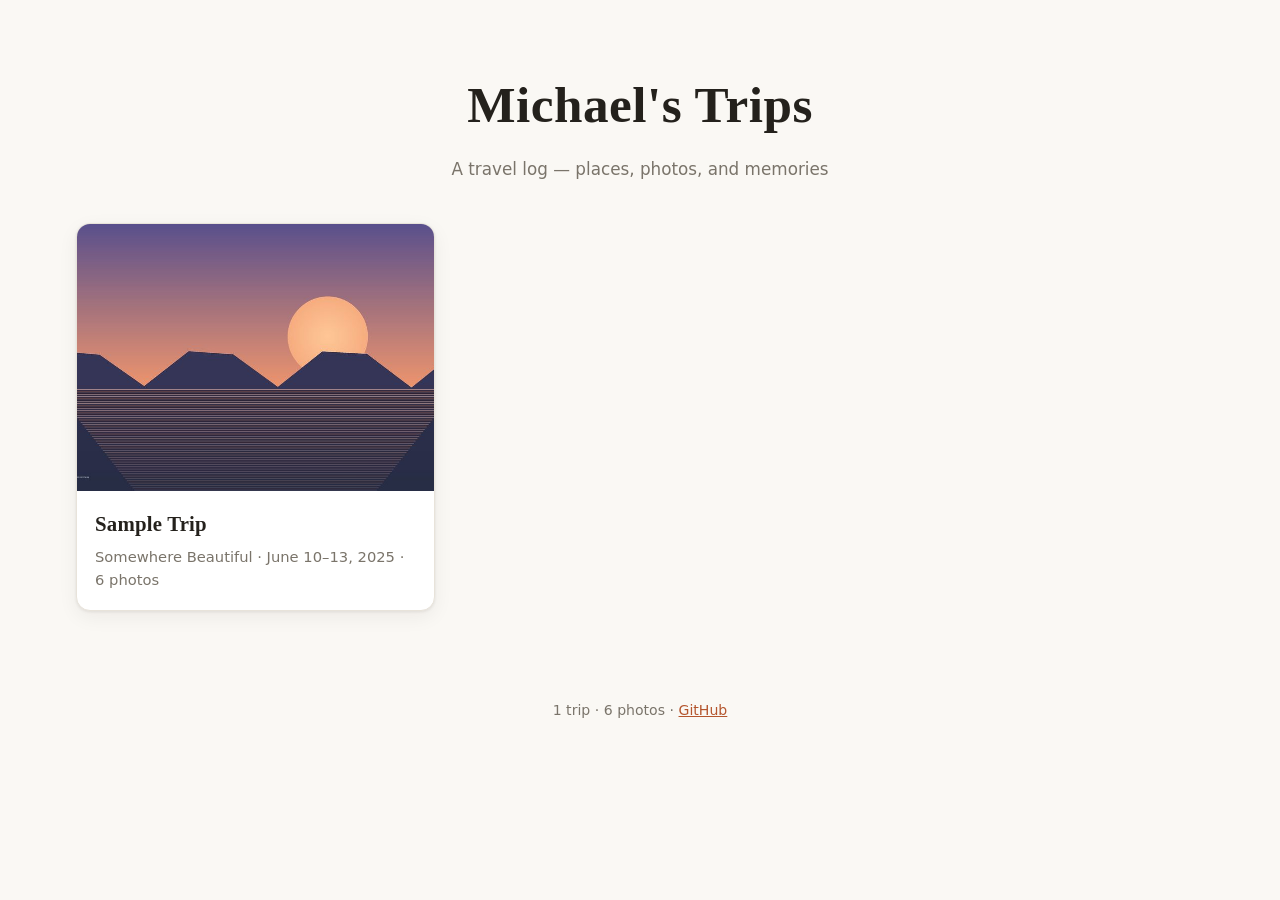
<file: index.html>
<!DOCTYPE html>
<html lang="en">
<head>
<meta charset="UTF-8">
<meta name="viewport" content="width=device-width, initial-scale=1.0">
<title>Trips</title>
<link rel="icon" href="data:image/svg+xml,<svg xmlns=%22http://www.w3.org/2000/svg%22 viewBox=%220 0 100 100%22><text y=%22.9em%22 font-size=%2290%22>🧭</text></svg>">
<link rel="stylesheet" href="assets/style.css">
</head>
<body>
<header class="site-header">
  <h1 id="site-title">Trips</h1>
  <p class="subtitle" id="site-subtitle"></p>
</header>

<main>
  <div id="trip-grid" class="trip-grid" aria-live="polite"></div>
  <div id="empty-state" class="empty-state" hidden>
    <h2>No trips yet</h2>
    <p>Create your first trip:</p>
    <pre>python publish.py new "Kyoto, Japan"</pre>
    <p>then drop photos into the new folder, edit <code>notes.md</code>,
       and run <code>python publish.py</code>.</p>
  </div>
</main>

<footer class="site-footer" id="site-footer"></footer>

<script src="assets/app.js"></script>
</body>
</html>
</file>
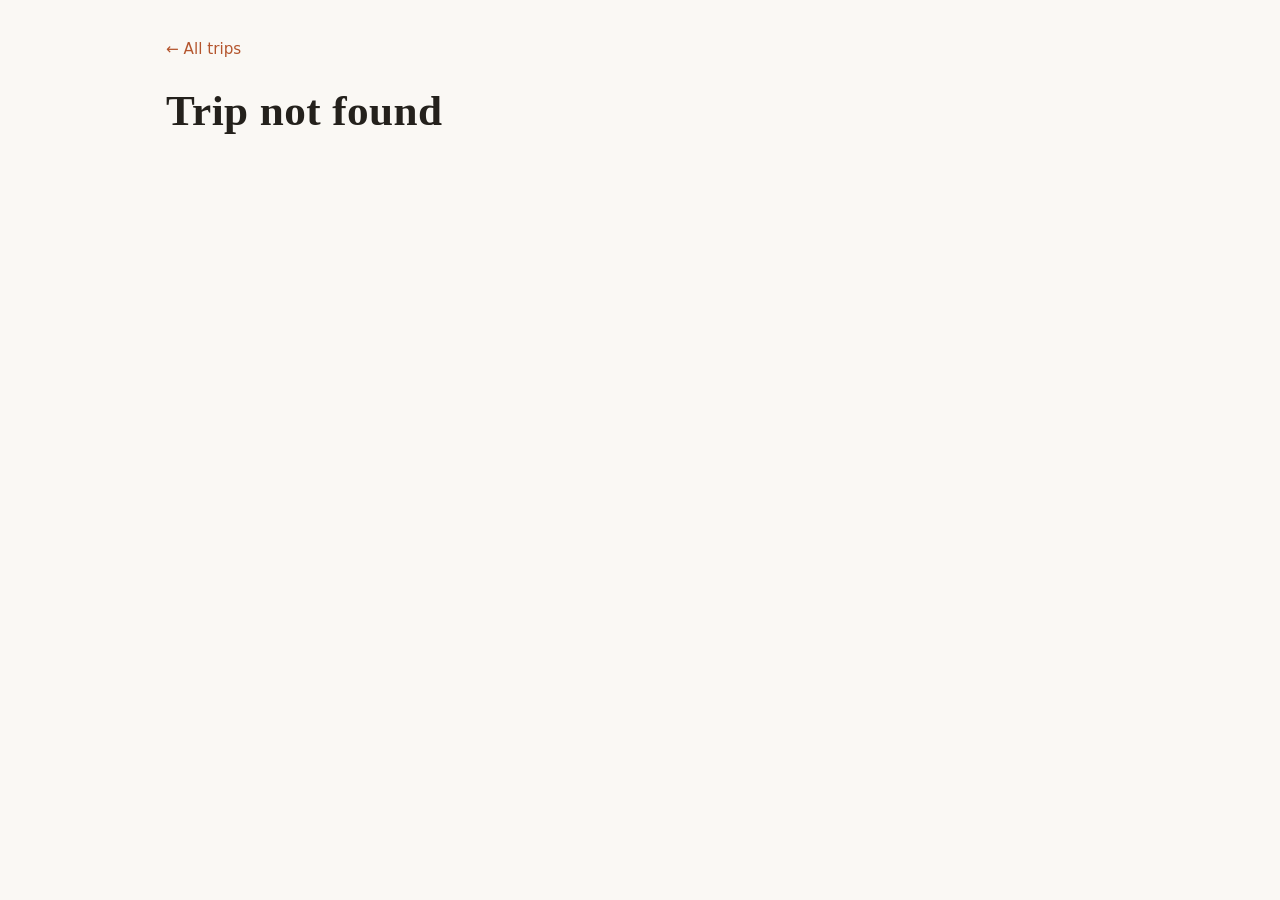
<file: trip.html>
<!DOCTYPE html>
<html lang="en">
<head>
<meta charset="UTF-8">
<meta name="viewport" content="width=device-width, initial-scale=1.0">
<title>Trip</title>
<link rel="icon" href="data:image/svg+xml,<svg xmlns=%22http://www.w3.org/2000/svg%22 viewBox=%220 0 100 100%22><text y=%22.9em%22 font-size=%2290%22>🧭</text></svg>">
<link rel="stylesheet" href="assets/style.css">
</head>
<body>
<header class="trip-header">
  <a class="back-link" href="index.html">&larr; All trips</a>
  <h1 id="trip-title"></h1>
  <p class="trip-meta" id="trip-meta"></p>
</header>

<main class="trip-page">
  <article class="notes" id="trip-notes"></article>
  <div id="photo-sections"></div>
</main>

<div class="lightbox" id="lightbox" hidden>
  <button class="lb-btn lb-close" id="lb-close" aria-label="Close">&times;</button>
  <button class="lb-btn lb-prev" id="lb-prev" aria-label="Previous photo">&#8249;</button>
  <button class="lb-btn lb-next" id="lb-next" aria-label="Next photo">&#8250;</button>
  <figure class="lb-figure">
    <img id="lb-img" alt="">
    <figcaption class="lb-bar">
      <div class="lb-caption" id="lb-caption"></div>
      <div class="lb-info">
        <span id="lb-counter"></span>
        <span id="lb-taken"></span>
        <a id="lb-download" download>Download original</a>
      </div>
    </figcaption>
  </figure>
</div>

<script src="assets/marked.min.js"></script>
<script src="assets/trip.js"></script>
</body>
</html>
</file>
<file: assets/style.css>
:root {
  --bg: #faf8f4;
  --surface: #ffffff;
  --text: #24211c;
  --muted: #7a746a;
  --accent: #b4552d;
  --border: #e8e3da;
  --shadow: 0 1px 3px rgba(30, 25, 15, 0.08), 0 6px 20px rgba(30, 25, 15, 0.06);
  --shadow-hover: 0 4px 10px rgba(30, 25, 15, 0.10), 0 14px 34px rgba(30, 25, 15, 0.12);
  --radius: 14px;
}

@media (prefers-color-scheme: dark) {
  :root {
    --bg: #171512;
    --surface: #211e1a;
    --text: #ece7de;
    --muted: #9d968a;
    --accent: #e08050;
    --border: #322e28;
    --shadow: 0 1px 3px rgba(0, 0, 0, 0.4), 0 6px 20px rgba(0, 0, 0, 0.3);
    --shadow-hover: 0 4px 10px rgba(0, 0, 0, 0.5), 0 14px 34px rgba(0, 0, 0, 0.4);
  }
}

* { box-sizing: border-box; }

body {
  margin: 0;
  background: var(--bg);
  color: var(--text);
  font-family: system-ui, -apple-system, "Segoe UI", Roboto, sans-serif;
  line-height: 1.6;
  -webkit-font-smoothing: antialiased;
}

h1, h2, h3 {
  font-family: Georgia, "Times New Roman", serif;
  font-weight: 600;
  letter-spacing: 0.01em;
}

a { color: var(--accent); }

/* ---------------- index page ---------------- */

.site-header {
  text-align: center;
  padding: 64px 16px 40px;
}

.site-header h1 {
  font-size: clamp(2.2rem, 5vw, 3.2rem);
  margin: 0;
}

.subtitle {
  color: var(--muted);
  margin: 10px 0 0;
  font-size: 1.05rem;
}

main {
  max-width: 1160px;
  margin: 0 auto;
  padding: 0 16px 64px;
}

.trip-grid {
  display: grid;
  grid-template-columns: repeat(auto-fill, minmax(290px, 1fr));
  gap: 26px;
}

.trip-card {
  background: var(--surface);
  border: 1px solid var(--border);
  border-radius: var(--radius);
  overflow: hidden;
  text-decoration: none;
  color: inherit;
  box-shadow: var(--shadow);
  transition: transform 0.18s ease, box-shadow 0.18s ease;
  display: block;
}

.trip-card:hover {
  transform: translateY(-3px);
  box-shadow: var(--shadow-hover);
}

.trip-card img {
  width: 100%;
  aspect-ratio: 4 / 3;
  object-fit: cover;
  display: block;
  background: var(--border);
}

.trip-card .card-body {
  padding: 16px 18px 18px;
}

.trip-card h2 {
  margin: 0 0 4px;
  font-size: 1.3rem;
}

.trip-card .card-meta {
  color: var(--muted);
  font-size: 0.92rem;
  margin: 0;
}

.empty-state {
  text-align: center;
  color: var(--muted);
  padding: 48px 16px;
}

.empty-state pre {
  display: inline-block;
  background: var(--surface);
  border: 1px solid var(--border);
  border-radius: 8px;
  padding: 10px 18px;
  text-align: left;
}

.site-footer {
  text-align: center;
  color: var(--muted);
  font-size: 0.88rem;
  padding: 24px 16px 40px;
}

/* ---------------- trip page ---------------- */

.trip-header {
  max-width: 980px;
  margin: 0 auto;
  padding: 36px 16px 8px;
}

.back-link {
  text-decoration: none;
  font-size: 0.95rem;
}

.trip-header h1 {
  font-size: clamp(1.9rem, 4.5vw, 2.7rem);
  margin: 14px 0 4px;
}

.trip-meta {
  color: var(--muted);
  margin: 0;
  font-size: 1rem;
}

.trip-page {
  max-width: 980px;
}

.notes {
  font-size: 1.05rem;
  max-width: 760px;
  margin: 20px 0 36px;
}

.notes h2 { font-size: 1.5rem; margin-top: 1.6em; }
.notes h3 { font-size: 1.2rem; }
.notes blockquote {
  margin: 1em 0;
  padding: 2px 18px;
  border-left: 3px solid var(--accent);
  color: var(--muted);
}
.notes img { max-width: 100%; border-radius: 8px; }
.notes code {
  background: var(--surface);
  border: 1px solid var(--border);
  border-radius: 4px;
  padding: 1px 5px;
  font-size: 0.9em;
}

.place-heading {
  font-size: 1.45rem;
  margin: 36px 0 14px;
}

.photo-sections > .photo-grid:first-child,
#photo-sections > .photo-grid:first-child { margin-top: 8px; }

.photo-grid {
  display: grid;
  grid-template-columns: repeat(auto-fill, minmax(190px, 1fr));
  gap: 10px;
  margin-bottom: 8px;
}

.photo-grid button {
  border: 0;
  padding: 0;
  cursor: zoom-in;
  border-radius: 10px;
  overflow: hidden;
  background: var(--border);
  aspect-ratio: 1;
}

.photo-grid img {
  width: 100%;
  height: 100%;
  object-fit: cover;
  display: block;
  transition: transform 0.25s ease;
}

.photo-grid button:hover img { transform: scale(1.045); }

/* ---------------- lightbox ---------------- */

.lightbox {
  position: fixed;
  inset: 0;
  background: rgba(12, 10, 8, 0.93);
  z-index: 100;
  display: flex;
  align-items: center;
  justify-content: center;
}

.lightbox[hidden] { display: none; }

.lb-figure {
  margin: 0;
  max-width: 94vw;
  max-height: 100vh;
  display: flex;
  flex-direction: column;
  align-items: center;
}

.lb-figure img {
  max-width: 94vw;
  max-height: calc(100vh - 92px);
  object-fit: contain;
  border-radius: 4px;
}

.lb-bar {
  color: #d8d2c8;
  padding: 12px 6px 16px;
  text-align: center;
  max-width: 90vw;
}

.lb-caption {
  font-size: 1.02rem;
  margin-bottom: 4px;
}

.lb-info {
  font-size: 0.85rem;
  color: #938c80;
  display: flex;
  gap: 18px;
  justify-content: center;
  flex-wrap: wrap;
}

.lb-info a { color: #e0a583; text-decoration: none; }
.lb-info a:hover { text-decoration: underline; }

.lb-btn {
  position: absolute;
  background: rgba(255, 255, 255, 0.08);
  color: #eee;
  border: 0;
  border-radius: 50%;
  width: 46px;
  height: 46px;
  font-size: 26px;
  line-height: 1;
  cursor: pointer;
  z-index: 101;
  transition: background 0.15s ease;
  display: flex;
  align-items: center;
  justify-content: center;
}

.lb-btn:hover { background: rgba(255, 255, 255, 0.2); }

.lb-close { top: 16px; right: 16px; }
.lb-prev { left: 14px; top: 50%; transform: translateY(-50%); }
.lb-next { right: 14px; top: 50%; transform: translateY(-50%); }

@media (max-width: 640px) {
  .site-header { padding: 40px 16px 28px; }
  .photo-grid { grid-template-columns: repeat(auto-fill, minmax(110px, 1fr)); gap: 6px; }
  .lb-prev { left: 6px; }
  .lb-next { right: 6px; }
}
</file>
